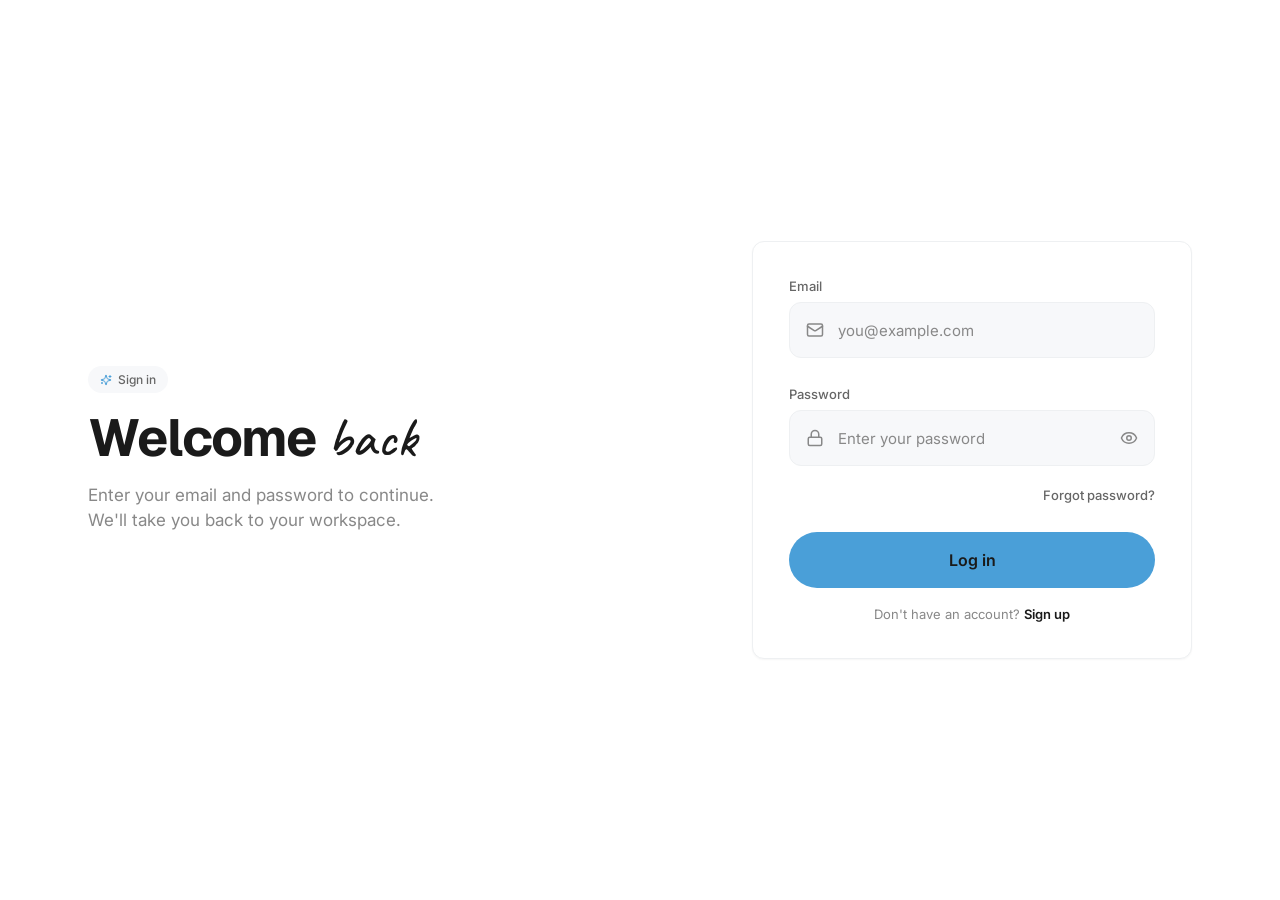
<file: index.html>
<!DOCTYPE html>
<html lang="en">
<head>
  <meta charset="UTF-8">
  <meta name="viewport" content="width=device-width, initial-scale=1">
  <title>Sign in</title>
  <link rel="preconnect" href="https://fonts.googleapis.com">
  <link rel="preconnect" href="https://fonts.gstatic.com" crossorigin>
  <link href="https://fonts.googleapis.com/css2?family=Caveat:wght@500&family=Geist:wght@700&family=Inter:wght@400;500;600&display=swap" rel="stylesheet">
  <link rel="stylesheet" href="styles.css">
</head>
<body>
  <main class="page">
    <section class="brand">
      <p class="badge">
        <svg class="icon icon-sparkle" viewBox="0 0 24 24" aria-hidden="true">
          <path d="M9.937 15.5A2 2 0 0 0 8.5 14.063l-6.135-1.582a.5.5 0 0 1 0-.962L8.5 9.936A2 2 0 0 0 9.937 8.5l1.582-6.135a.5.5 0 0 1 .963 0L14.063 8.5A2 2 0 0 0 15.5 9.937l6.135 1.581a.5.5 0 0 1 0 .964L15.5 14.063a2 2 0 0 0-1.437 1.437l-1.582 6.135a.5.5 0 0 1-.963 0z"/>
          <path d="M20 3v4M22 5h-4M4 17v2M5 18H3"/>
        </svg>
        Sign in
      </p>
      <h1 class="title">Welcome <span class="script">back</span></h1>
      <p class="lede">
        Enter your email and password to continue.<span class="lede-more"><br>We'll take you back to your workspace.</span>
      </p>
    </section>

    <section class="panel">
      <form class="card" action="#" method="post">
        <div class="field">
          <label for="email">Email</label>
          <div class="input">
            <svg class="icon" viewBox="0 0 24 24" aria-hidden="true">
              <path d="m22 7-8.991 5.727a2 2 0 0 1-2.009 0L2 7"/>
              <rect x="2" y="4" width="20" height="16" rx="2"/>
            </svg>
            <input id="email" name="email" type="email" autocomplete="email" placeholder="you@example.com" required>
          </div>
        </div>

        <div class="field">
          <label for="password">Password</label>
          <div class="input">
            <svg class="icon" viewBox="0 0 24 24" aria-hidden="true">
              <rect x="3" y="11" width="18" height="11" rx="2" ry="2"/>
              <path d="M7 11V7a5 5 0 0 1 10 0v4"/>
            </svg>
            <input id="password" name="password" type="password" autocomplete="current-password" placeholder="Enter your password" required>
            <button class="toggle" type="button" aria-label="Show password" aria-controls="password">
              <svg class="icon icon-eye" viewBox="0 0 24 24" aria-hidden="true">
                <path d="M2.062 12.348a1 1 0 0 1 0-.696 10.75 10.75 0 0 1 19.876 0 1 1 0 0 1 0 .696 10.75 10.75 0 0 1-19.876 0"/>
                <circle cx="12" cy="12" r="3"/>
              </svg>
              <svg class="icon icon-eye-off" viewBox="0 0 24 24" aria-hidden="true">
                <path d="M10.733 5.076a10.744 10.744 0 0 1 11.205 6.575 1 1 0 0 1 0 .696 10.747 10.747 0 0 1-1.444 2.49"/>
                <path d="M14.084 14.158a3 3 0 0 1-4.242-4.242"/>
                <path d="M17.479 17.499a10.75 10.75 0 0 1-15.417-5.151 1 1 0 0 1 0-.696 10.75 10.75 0 0 1 4.446-5.143"/>
                <path d="m2 2 20 20"/>
              </svg>
            </button>
          </div>
        </div>

        <p class="forgot">
          <a href="#">Forgot password?</a>
        </p>

        <div class="actions">
          <button class="primary" type="submit">Log in</button>
          <p class="signup">Don't have an account? <a href="#">Sign up</a></p>
        </div>
      </form>
    </section>
  </main>

  <script>
    const password = document.getElementById("password");
    const toggle = document.querySelector(".toggle");
    toggle.addEventListener("click", () => {
      const show = password.type === "password";
      password.type = show ? "text" : "password";
      toggle.setAttribute("aria-label", show ? "Hide password" : "Show password");
      toggle.classList.toggle("is-on", show);
    });
  </script>
</body>
</html>
</file>
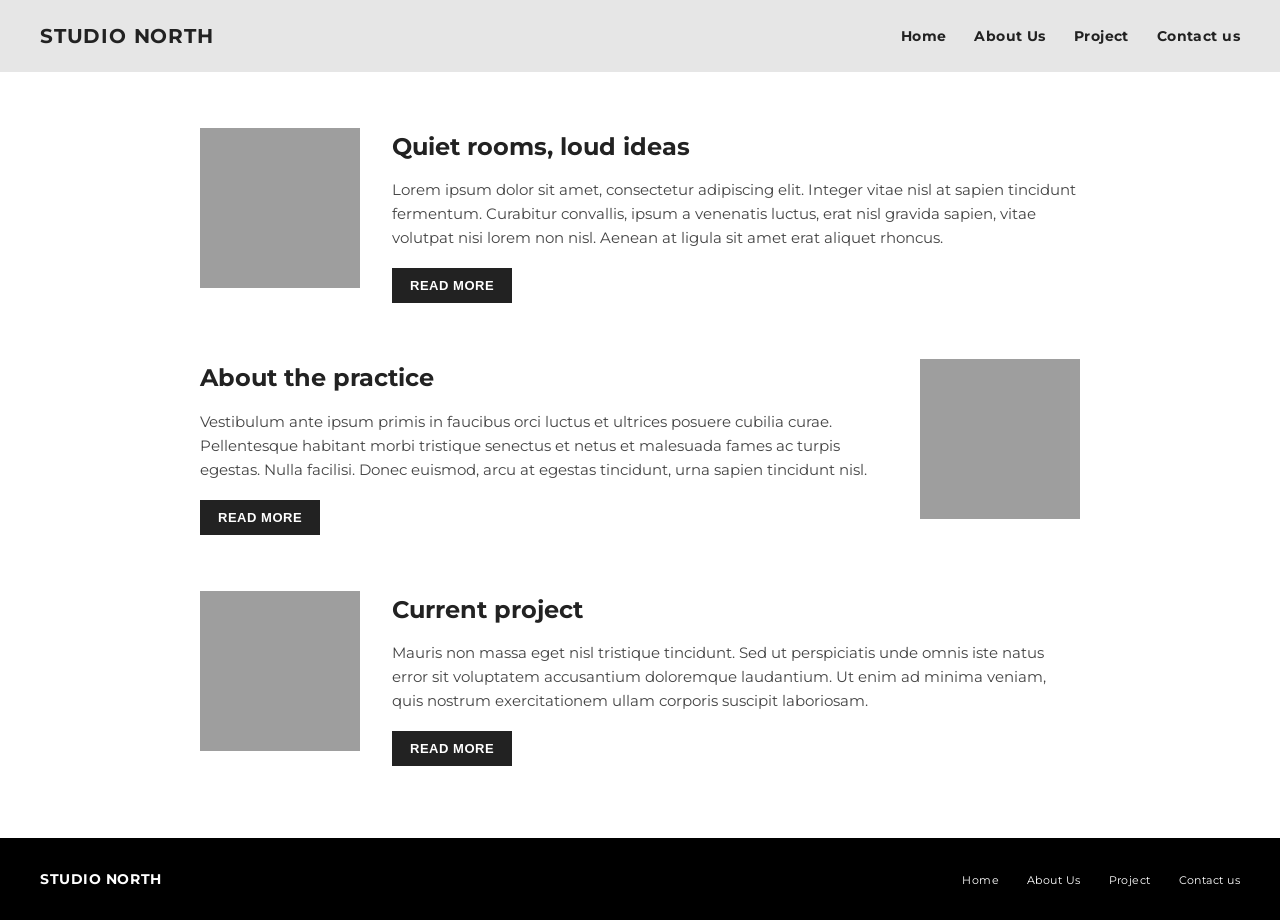
<file: testing-more.html>
<!DOCTYPE html>
<html lang="en">
<head>
  <meta charset="UTF-8">
  <meta name="viewport" content="width=device-width, initial-scale=1.0">
  <title>Testing More (Updated 17.09.2026)</title>
  <link rel="preconnect" href="https://fonts.googleapis.com">
  <link rel="preconnect" href="https://fonts.gstatic.com" crossorigin>
  <link href="https://fonts.googleapis.com/css2?family=Montserrat:wght@400;700&display=swap" rel="stylesheet">
  <style>
    * {
      box-sizing: border-box;
      margin: 0;
      padding: 0;
    }

    body {
      font-family: "Montserrat", sans-serif;
      font-weight: 400;
      background: #fff;
      color: #222;
      line-height: 1.6;
    }

    a {
      color: inherit;
      text-decoration: none;
    }

    header {
      background: #e6e6e6;
      padding: 20px 40px;
      display: flex;
      align-items: center;
      justify-content: space-between;
    }

    .logo {
      font-weight: 700;
      font-size: 20px;
      letter-spacing: 0.04em;
      text-transform: uppercase;
    }

    nav ul,
    .footer-nav ul {
      list-style: none;
      display: flex;
      gap: 28px;
      flex-wrap: wrap;
    }

    header nav a {
      font-weight: 700;
      font-size: 14px;
      letter-spacing: 0.03em;
    }

    header nav a:hover {
      text-decoration: underline;
    }

    main {
      background: #fff;
      max-width: 960px;
      margin: 0 auto;
      padding: 56px 40px 72px;
    }

    .section {
      display: flex;
      align-items: flex-start;
      gap: 32px;
      margin-bottom: 56px;
    }

    .section:last-child {
      margin-bottom: 0;
    }

    .section:nth-child(even) {
      flex-direction: row-reverse;
    }

    .square {
      width: 160px;
      height: 160px;
      background: #9e9e9e;
      flex-shrink: 0;
    }

    .section h2 {
      font-weight: 700;
      font-size: 24px;
      margin-bottom: 12px;
    }

    .section p {
      font-weight: 400;
      font-size: 15px;
      margin-bottom: 18px;
      color: #444;
    }

    .read-more {
      display: inline-block;
      background: #222;
      color: #fff;
      font-weight: 700;
      font-size: 13px;
      letter-spacing: 0.04em;
      text-transform: uppercase;
      padding: 10px 18px;
      border: none;
      cursor: pointer;
    }

    .read-more:hover {
      background: #444;
    }

    footer {
      background: #000;
      color: #fff;
      padding: 28px 40px;
      display: flex;
      align-items: center;
      justify-content: space-between;
      flex-wrap: wrap;
      gap: 16px;
    }

    footer .logo {
      font-size: 14px;
    }

    .footer-nav a {
      font-weight: 400;
      font-size: 11px;
      letter-spacing: 0.04em;
    }

    .footer-nav a:hover {
      text-decoration: underline;
    }

    @media (max-width: 640px) {
      header,
      footer,
      main {
        padding-left: 20px;
        padding-right: 20px;
      }

      .section,
      .section:nth-child(even) {
        flex-direction: column;
      }

      .square {
        width: 100%;
        height: 320px;
      }
    }
  </style>
</head>
<body>
  <header>
    <div class="logo">Studio North</div>
    <nav>
      <ul>
        <li><a href="#home">Home</a></li>
        <li><a href="#about">About Us</a></li>
        <li><a href="#project">Project</a></li>
        <li><a href="#contact">Contact us</a></li>
      </ul>
    </nav>
  </header>

  <main>
    <section class="section" id="home">
      <div class="square" aria-hidden="true"></div>
      <div>
        <h2>Quiet rooms, loud ideas</h2>
        <p>
          Lorem ipsum dolor sit amet, consectetur adipiscing elit. Integer vitae
          nisl at sapien tincidunt fermentum. Curabitur convallis, ipsum a
          venenatis luctus, erat nisl gravida sapien, vitae volutpat nisi lorem
          non nisl. Aenean at ligula sit amet erat aliquet rhoncus.
        </p>
        <button class="read-more" type="button">Read more</button>
      </div>
    </section>

    <section class="section" id="about">
      <div class="square" aria-hidden="true"></div>
      <div>
        <h2>About the practice</h2>
        <p>
          Vestibulum ante ipsum primis in faucibus orci luctus et ultrices
          posuere cubilia curae. Pellentesque habitant morbi tristique senectus
          et netus et malesuada fames ac turpis egestas. Nulla facilisi. Donec
          euismod, arcu at egestas tincidunt, urna sapien tincidunt nisl.
        </p>
        <button class="read-more" type="button">Read more</button>
      </div>
    </section>

    <section class="section" id="project">
      <div class="square" aria-hidden="true"></div>
      <div>
        <h2>Current project</h2>
        <p>
          Mauris non massa eget nisl tristique tincidunt. Sed ut perspiciatis
          unde omnis iste natus error sit voluptatem accusantium doloremque
          laudantium. Ut enim ad minima veniam, quis nostrum exercitationem
          ullam corporis suscipit laboriosam.
        </p>
        <button class="read-more" type="button">Read more</button>
      </div>
    </section>
  </main>

  <footer id="contact">
    <div class="logo">Studio North</div>
    <nav class="footer-nav">
      <ul>
        <li><a href="#home">Home</a></li>
        <li><a href="#about">About Us</a></li>
        <li><a href="#project">Project</a></li>
        <li><a href="#contact">Contact us</a></li>
      </ul>
    </nav>
  </footer>
</body>
</html>
</file>
<file: styles.css>
:root {
  --surface-primary: #ffffff;
  --surface-secondary: #f7f8fa;
  --foreground-primary: #1a1a1a;
  --foreground-secondary: #666666;
  --foreground-muted: #888888;
  --border-subtle: #eef0f2;
  --accent-primary: #4a9fd8;
  --rounded-xl: 12px;
  --rounded-full: 9999px;
  --shadow-sm: 0 1px 2px #0000000a;
  --column: 100%;
}

*,
*::before,
*::after {
  box-sizing: border-box;
}

html,
body {
  height: 100%;
}

body {
  margin: 0;
  background: var(--surface-primary);
  color: var(--foreground-primary);
  font-family: Inter, system-ui, sans-serif;
}

a {
  color: inherit;
  text-decoration: none;
}

a:hover {
  text-decoration: underline;
}

button,
input {
  font: inherit;
}

.page {
  width: 100%;
  min-height: 100%;
  display: flex;
  flex-direction: column;
  align-items: center;
  gap: 28px;
  padding: 28px 20px 32px;
}

.brand,
.panel,
.card {
  width: 100%;
  max-width: var(--column);
}

.brand {
  display: flex;
  flex-direction: column;
  align-items: center;
  gap: 14px;
  text-align: center;
}

.badge {
  display: inline-flex;
  align-items: center;
  gap: 6px;
  margin: 0;
  padding: 6px 12px;
  border-radius: var(--rounded-full);
  background: var(--surface-secondary);
  color: var(--foreground-secondary);
  font-size: 12px;
  font-weight: 500;
  line-height: 1.25;
}

.title {
  margin: 0;
  font-family: Geist, Inter, sans-serif;
  font-size: 34px;
  font-weight: 700;
  letter-spacing: -0.6px;
  line-height: 1.1;
}

.script {
  font-family: Caveat, cursive;
  font-size: 38px;
  font-weight: 500;
  letter-spacing: 0;
  line-height: 1;
}

.lede {
  margin: 0;
  width: 100%;
  color: var(--foreground-muted);
  font-size: 15px;
  line-height: 1.45;
}

.lede-more {
  display: none;
}

.card {
  display: flex;
  flex-direction: column;
  gap: 16px;
}

.field {
  display: flex;
  flex-direction: column;
  gap: 8px;
}

label {
  color: var(--foreground-secondary);
  font-size: 13px;
  font-weight: 500;
}

.input {
  display: flex;
  align-items: center;
  gap: 12px;
  height: 52px;
  padding: 0 16px;
  border: 1px solid var(--border-subtle);
  border-radius: var(--rounded-xl);
  background: var(--surface-secondary);
}

.input:focus-within {
  border-color: var(--accent-primary);
}

.input input {
  flex: 1;
  min-width: 0;
  border: 0;
  background: transparent;
  color: var(--foreground-primary);
  font-size: 15px;
  outline: none;
}

.input input::placeholder {
  color: var(--foreground-muted);
}

.icon {
  flex: none;
  width: 18px;
  height: 18px;
  fill: none;
  stroke: var(--foreground-muted);
  stroke-width: 2;
  stroke-linecap: round;
  stroke-linejoin: round;
}

.icon-sparkle {
  width: 12px;
  height: 12px;
  stroke: var(--accent-primary);
}

.toggle {
  display: inline-flex;
  align-items: center;
  justify-content: center;
  padding: 0;
  border: 0;
  background: transparent;
  color: var(--foreground-muted);
  cursor: pointer;
}

.icon-eye-off,
.toggle.is-on .icon-eye {
  display: none;
}

.toggle.is-on .icon-eye-off {
  display: block;
}

.forgot {
  margin: -8px 0 0;
  text-align: right;
}

.forgot a {
  color: var(--foreground-secondary);
  font-size: 13px;
  font-weight: 500;
}

.actions {
  display: flex;
  flex-direction: column;
  align-items: center;
  gap: 16px;
}

.primary {
  width: 100%;
  height: 52px;
  border: 0;
  border-radius: var(--rounded-full);
  background: var(--accent-primary);
  color: var(--foreground-primary);
  font-size: 16px;
  font-weight: 600;
  cursor: pointer;
}

.primary:hover {
  filter: brightness(0.96);
}

.primary:focus-visible {
  outline: 2px solid var(--foreground-primary);
  outline-offset: 3px;
}

.signup {
  margin: 0;
  color: var(--foreground-muted);
  font-size: 13px;
}

.signup a {
  color: var(--foreground-primary);
  font-weight: 600;
}

@media (min-width: 744px) {
  :root {
    --column: 440px;
  }

  .page {
    gap: 36px;
    padding: 48px 52px 56px;
  }

  .brand {
    gap: 16px;
  }

  .title {
    font-size: 42px;
    letter-spacing: -0.8px;
  }

  .script {
    font-size: 46px;
  }

  .lede {
    font-size: 16px;
  }

  .card,
  .actions {
    gap: 18px;
  }

  .input,
  .primary {
    height: 56px;
  }
}

@media (min-width: 1280px) {
  :root {
    --column: 440px;
  }

  .page {
    flex-direction: row;
    align-items: stretch;
    gap: 0;
    padding: 0;
  }

  .brand {
    flex: 1;
    align-items: flex-start;
    justify-content: center;
    max-width: none;
    padding: 80px 64px 80px 88px;
    text-align: left;
  }

  .brand .badge,
  .brand .title,
  .brand .lede {
    max-width: 460px;
  }

  .title {
    font-size: 52px;
    letter-spacing: -1px;
  }

  .script {
    font-size: 56px;
  }

  .lede {
    max-width: 460px;
    font-size: 17px;
    line-height: 1.5;
  }

  .lede-more {
    display: inline;
  }

  .panel {
    display: flex;
    align-items: center;
    justify-content: center;
    width: 560px;
    max-width: 560px;
    padding: 80px 80px 80px 24px;
  }

  .card {
    width: 440px;
    padding: 36px;
    gap: 28px;
    border: 1px solid var(--border-subtle);
    border-radius: var(--rounded-xl);
    background: var(--surface-primary);
    box-shadow: var(--shadow-sm);
  }

  .forgot {
    margin: -10px 0 0;
  }
}
</file>
